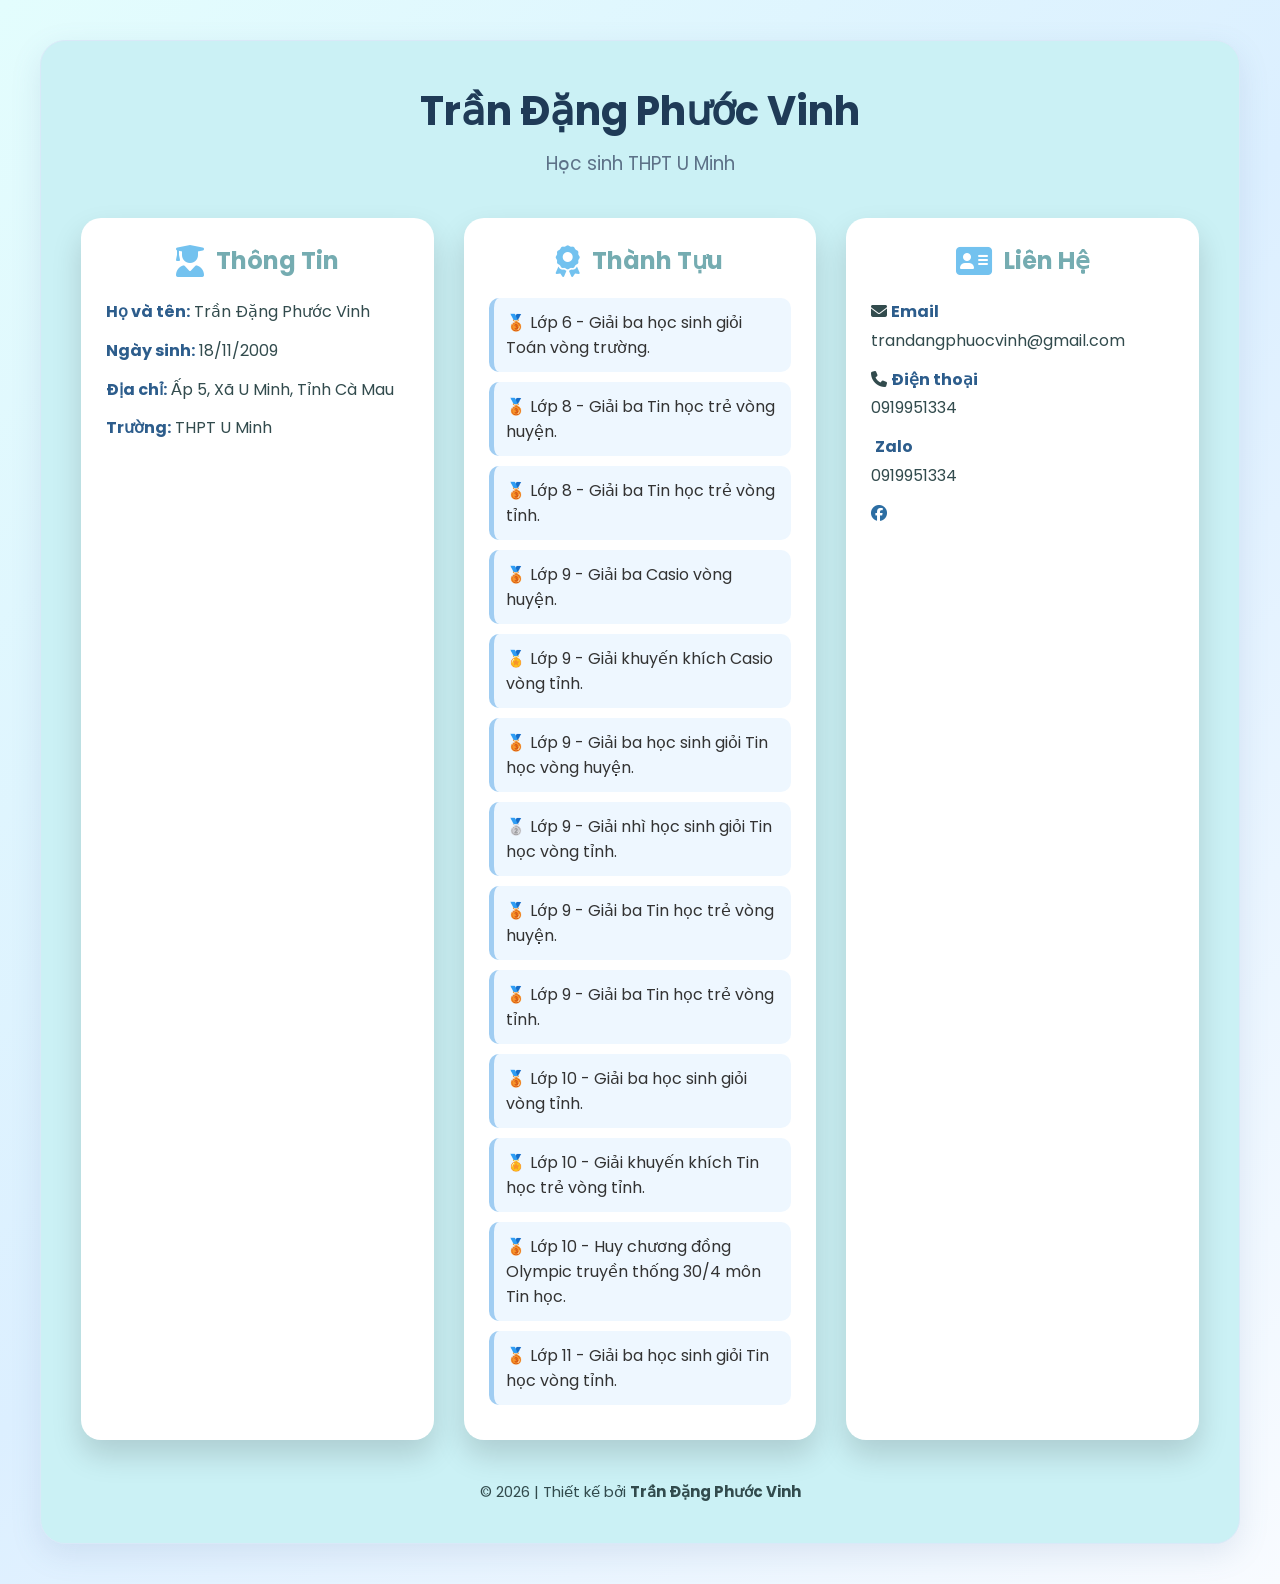
<file: Test.html>
<!DOCTYPE html>
<html lang="vi">
<head>
<meta charset="UTF-8">
<meta name="viewport" content="width=device-width, initial-scale=1.0">

<title>Trần Đặng Phước Vinh - Portfolio</title>

<meta name="description" content="Trang giới thiệu bản thân của Trần Đặng Phước Vinh">

<link rel="preconnect" href="https://fonts.googleapis.com">
<link rel="preconnect" href="https://fonts.gstatic.com" crossorigin>

<link href="https://fonts.googleapis.com/css2?family=Poppins:wght@300;400;600;700&display=swap" rel="stylesheet">

<link rel="stylesheet"
href="https://cdnjs.cloudflare.com/ajax/libs/font-awesome/6.7.2/css/all.min.css">

<style>

*{
    margin:0;
    padding:0;
    box-sizing:border-box;
    font-family:'Poppins',sans-serif;
}

body{
    font-family:'Poppins',sans-serif;
    background:linear-gradient(135deg,	#E3FDFD,#dcefff,#f8fbff);
    min-height:100vh;
    padding:40px;
}

.container{
    max-width:1200px;
    margin:auto;
    background:rgb(203, 241, 245);
    backdrop-filter:blur(15px);
    border-radius:25px;
    padding:40px;
    border:1px solid #d9e9f8;
    box-shadow:0 10px 30px rgba(100,130,170,.15);
}


.profile{

    text-align:center;

    margin-bottom:40px;

}

.profile img{

    width:180px;

    height:180px;

    object-fit:cover;

    border-radius:50%;

    border:6px solid white;

    box-shadow:0 10px 30px rgba(0,0,0,.3);

}

.profile h1{
    color:#1f3b57;
    font-size:40px;
    font-weight:700;
}

.profile h3{
    color:#5d7288;
    font-weight:400;
    margin-top:8px;
}

a{
    color:#2d6ea3;
    text-decoration:none;
    font-weight:800;
    transition:0.3s;
}

a:hover{
    color:#5aa9e8;
    text-decoration:underline;
}

a:active{
    color:#1e5685;
}

a:visited{
    color:#4b7da8;
}
.cards{

    display:grid;

    grid-template-columns:repeat(auto-fit,minmax(300px,1fr));

    gap:30px;

}
.box{

    background:white;

    border-radius:20px;

    padding:25px;

    box-shadow:0 15px 30px rgba(0,0,0,.15);

    transition:.35s;

}

.box:hover{

    transform:translateY(-10px);

}

.box h2{

    display:flex;

    justify-content:center;

    align-items:center;

    gap:12px;

    color:#75acb1;

    margin-bottom:20px;

}

.box h2 i{

    font-size:32px;

    color:#73c2ef;

}

.box p{

    color:#324b4d;

    line-height:1.8;

    margin:10px 0;

}

.box b{
    color:#2d5d8c;
}

.achievement{

    list-style:none;

}

.achievement li{

    background:#eef7ff;

    margin:10px 0;

    padding:12px;

    border-left:5px solid #a0cdf2;

    border-radius:10px;

    color:#333;

}

.button{

    display:block;

    text-align:center;

    margin-top:20px;

    padding:15px;

    border-radius:50px;

    text-decoration:none;

    color:white;

    font-weight:bold;

    background:linear-gradient(90deg,#1877f2,#42a5f5);

    transition:.3s;

}

.button:hover{

    transform:scale(1.05);

}

.footer{

    margin-top:40px;

    text-align:center;

    color:#324b4d;

    font-size:15px;

}

@media(max-width:768px){

.profile img{

    width:140px;

    height:140px;

}

.profile h1{

    font-size:30px;

}

}

</style>

</head>

<body>

<div class="container">

<div class="profile">


<h1>Trần Đặng Phước Vinh</h1>

<h3>Học sinh THPT U Minh</h3>

</div>

<div class="cards">

<div class="box">

<h2>

<i class="fa-solid fa-user-graduate"></i>

Thông Tin

</h2>

<p><b>Họ và tên:</b> Trần Đặng Phước Vinh</p>

<p><b>Ngày sinh:</b> 18/11/2009</p>

<p><b>Địa chỉ:</b> Ấp 5, Xã U Minh, Tỉnh Cà Mau</p>

<p><b>Trường:</b> THPT U Minh</p>

</div>

<div class="box">

<h2>

<i class="fa-solid fa-award"></i>

Thành Tựu

</h2>

<ul class="achievement">

<li>🥉 Lớp 6 - Giải ba học sinh giỏi Toán vòng trường.</li>

<li>🥉 Lớp 8 - Giải ba Tin học trẻ vòng huyện.</li>

<li>🥉 Lớp 8 - Giải ba Tin học trẻ vòng tỉnh.</li>

<li>🥉 Lớp 9 - Giải ba Casio vòng huyện.</li>

<li>🏅 Lớp 9 - Giải khuyến khích Casio vòng tỉnh.</li>

<li>🥉 Lớp 9 - Giải ba học sinh giỏi Tin học vòng huyện.</li>

<li>🥈 Lớp 9 - Giải nhì học sinh giỏi Tin học vòng tỉnh.</li>

<li>🥉 Lớp 9 - Giải ba Tin học trẻ vòng huyện.</li>

<li>🥉 Lớp 9 - Giải ba Tin học trẻ vòng tỉnh.</li>

<li>🥉 Lớp 10 - Giải ba học sinh giỏi vòng tỉnh.</li>

<li>🏅 Lớp 10 - Giải khuyến khích Tin học trẻ vòng tỉnh.</li>

<li>🥉 Lớp 10 - Huy chương đồng Olympic truyền thống 30/4 môn Tin học.</li>

<li>🥉 Lớp 11 - Giải ba học sinh giỏi Tin học vòng tỉnh.</li>

</ul>

</div>

<div class="box">

<h2>

<i class="fa-solid fa-address-card"></i>

Liên Hệ

</h2>

<p><i class="fa-solid fa-envelope"></i> <b>Email</b><br>
trandangphuocvinh@gmail.com</p>

<p><i class="fa-solid fa-phone"></i> <b>Điện thoại</b><br>
0919951334</p>
<p><i class="fa-solid fa-zalo"></i> <b>Zalo</b><br>
0919951334</p>
<a href="https://www.facebook.com/anhlavinhdepzai" target="_blank" rel="noopener noreferrer" aria-label="Facebook">
<i class="fab fa-facebook text-3xl hover:text-sky-400 transition-colors duration-300"></i>
</a>


</a>

</div>

</div>

<div class="footer">

© 2026 | Thiết kế bởi <b>Trần Đặng Phước Vinh</b>

</div>

</div>

</body>
</html>
</file>
